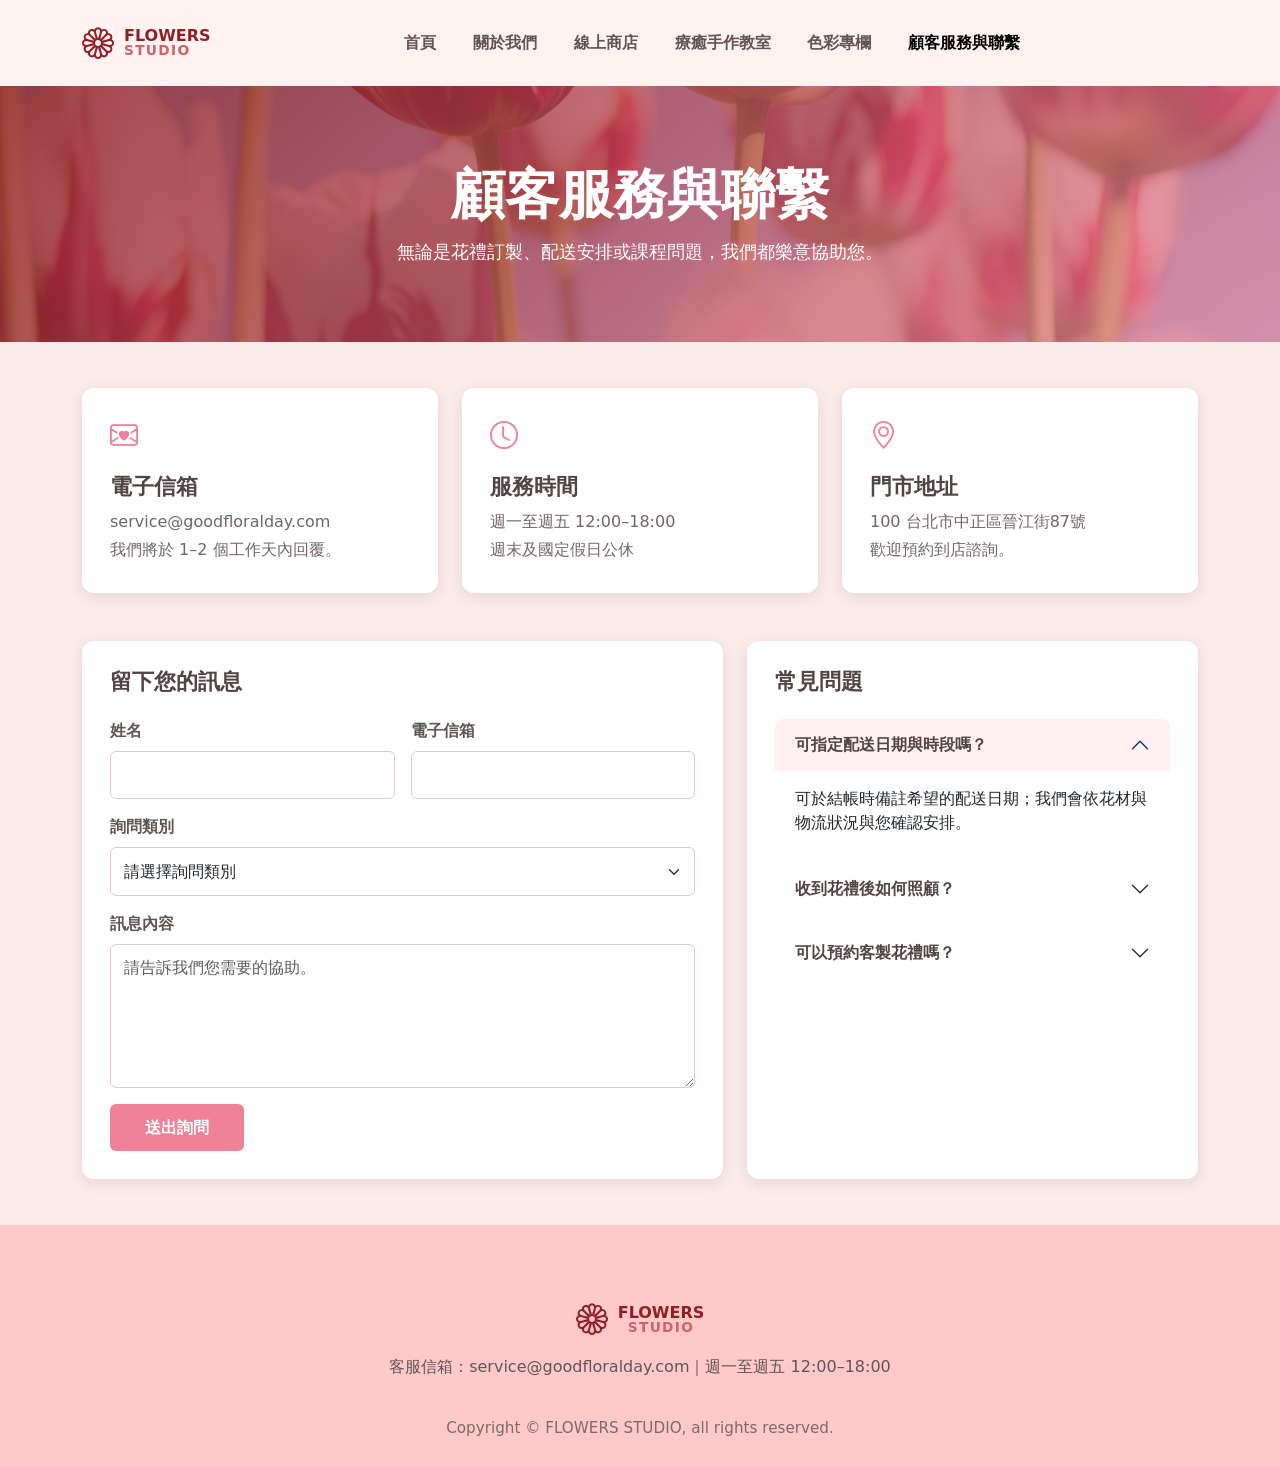
<file: contact.html>
<!doctype html>
<html lang="zh-Hant">
  <head>
    <meta charset="utf-8">
    <meta name="viewport" content="width=device-width, initial-scale=1">
    <title>顧客服務與聯繫｜FLOWERS STUDIO</title>
    <link href="https://cdn.jsdelivr.net/npm/bootstrap@5.3.3/dist/css/bootstrap.min.css" rel="stylesheet">
    <link href="https://cdn.jsdelivr.net/npm/bootstrap-icons@1.11.3/font/bootstrap-icons.min.css" rel="stylesheet">
    <link href="css/style.css" rel="stylesheet">
  </head>
  <body>
    <header class="site-header sticky-top">
      <nav class="navbar navbar-expand-lg">
        <div class="container">
          <a class="navbar-brand brand-mark" href="index.html" aria-label="FLOWERS STUDIO 首頁">
            <i class="bi bi-flower1" aria-hidden="true"></i>
            <span><span class="brand-title">FLOWERS</span><span class="brand-subtitle">STUDIO</span></span>
          </a>
          <button class="navbar-toggler" type="button" data-bs-toggle="collapse" data-bs-target="#mainNav" aria-controls="mainNav" aria-expanded="false" aria-label="切換選單">
            <span class="navbar-toggler-icon"></span>
          </button>
          <div class="collapse navbar-collapse justify-content-center" id="mainNav">
            <ul class="navbar-nav">
              <li class="nav-item"><a class="nav-link" href="index.html">首頁</a></li>
              <li class="nav-item"><a class="nav-link" href="#">關於我們</a></li>
              <li class="nav-item"><a class="nav-link" href="#">線上商店</a></li>
              <li class="nav-item"><a class="nav-link" href="#">療癒手作教室</a></li>
              <li class="nav-item"><a class="nav-link" href="#">色彩專欄</a></li>
              <li class="nav-item"><a class="nav-link active" aria-current="page" href="contact.html">顧客服務與聯繫</a></li>
            </ul>
          </div>
        </div>
      </nav>
    </header>

    <main>
      <section class="page-hero">
        <div class="container">
          <h1>顧客服務與聯繫</h1>
          <p>無論是花禮訂製、配送安排或課程問題，我們都樂意協助您。</p>
        </div>
      </section>

      <section class="section-space">
        <div class="container">
          <div class="row g-4 mb-5">
            <div class="col-md-4"><article class="contact-card"><i class="bi bi-envelope-heart"></i><h2 class="mt-3">電子信箱</h2><p class="mb-0"><a href="mailto:service@goodfloralday.com">service@goodfloralday.com</a><br>我們將於 1–2 個工作天內回覆。</p></article></div>
            <div class="col-md-4"><article class="contact-card"><i class="bi bi-clock"></i><h2 class="mt-3">服務時間</h2><p class="mb-0">週一至週五 12:00–18:00<br>週末及國定假日公休</p></article></div>
            <div class="col-md-4"><article class="contact-card"><i class="bi bi-geo-alt"></i><h2 class="mt-3">門市地址</h2><p class="mb-0">100 台北市中正區晉江街87號<br>歡迎預約到店諮詢。</p></article></div>
          </div>

          <div class="row g-4 align-items-stretch">
            <div class="col-lg-7">
              <form class="contact-form" action="#" method="post">
                <h2 class="mb-4">留下您的訊息</h2>
                <div class="row g-3">
                  <div class="col-md-6"><label class="form-label" for="name">姓名</label><input class="form-control" id="name" name="name" type="text" autocomplete="name" required></div>
                  <div class="col-md-6"><label class="form-label" for="email">電子信箱</label><input class="form-control" id="email" name="email" type="email" autocomplete="email" required></div>
                  <div class="col-12"><label class="form-label" for="topic">詢問類別</label><select class="form-select" id="topic" name="topic" required><option value="" selected disabled>請選擇詢問類別</option><option>花禮訂製與配送</option><option>訂單與售後服務</option><option>手作課程預約</option><option>其他問題</option></select></div>
                  <div class="col-12"><label class="form-label" for="message">訊息內容</label><textarea class="form-control" id="message" name="message" rows="5" required placeholder="請告訴我們您需要的協助。"></textarea></div>
                  <div class="col-12"><button class="btn btn-contact" type="submit">送出詢問</button></div>
                </div>
              </form>
            </div>
            <div class="col-lg-5">
              <div class="contact-card faq-list">
                <h2 class="faq-title mb-4">常見問題</h2>
                <div class="accordion" id="faqAccordion">
                  <div class="accordion-item"><h3 class="accordion-header"><button class="accordion-button" type="button" data-bs-toggle="collapse" data-bs-target="#faqOne">可指定配送日期與時段嗎？</button></h3><div id="faqOne" class="accordion-collapse collapse show" data-bs-parent="#faqAccordion"><div class="accordion-body">可於結帳時備註希望的配送日期；我們會依花材與物流狀況與您確認安排。</div></div></div>
                  <div class="accordion-item"><h3 class="accordion-header"><button class="accordion-button collapsed" type="button" data-bs-toggle="collapse" data-bs-target="#faqTwo">收到花禮後如何照顧？</button></h3><div id="faqTwo" class="accordion-collapse collapse" data-bs-parent="#faqAccordion"><div class="accordion-body">請保持花器清潔、每日換水並放置於通風陰涼處，避免陽光直射。</div></div></div>
                  <div class="accordion-item"><h3 class="accordion-header"><button class="accordion-button collapsed" type="button" data-bs-toggle="collapse" data-bs-target="#faqThree">可以預約客製花禮嗎？</button></h3><div id="faqThree" class="accordion-collapse collapse" data-bs-parent="#faqAccordion"><div class="accordion-body">可以，請透過表單留下用途、預算與取件日期，我們將提供適合的設計建議。</div></div></div>
                </div>
              </div>
            </div>
          </div>
        </div>
      </section>
    </main>

    <footer class="site-footer"><div class="container text-center"><div class="footer-brand brand-mark justify-content-center mb-3"><i class="bi bi-flower1" aria-hidden="true"></i><span><span class="brand-title">FLOWERS</span><span class="brand-subtitle">STUDIO</span></span></div><p class="store-info mb-2">客服信箱：service@goodfloralday.com｜週一至週五 12:00–18:00</p><p class="copyright mb-0">Copyright © FLOWERS STUDIO, all rights reserved.</p></div></footer>
    <script src="https://cdn.jsdelivr.net/npm/bootstrap@5.3.3/dist/js/bootstrap.bundle.min.js"></script>
  </body>
</html>
</file>
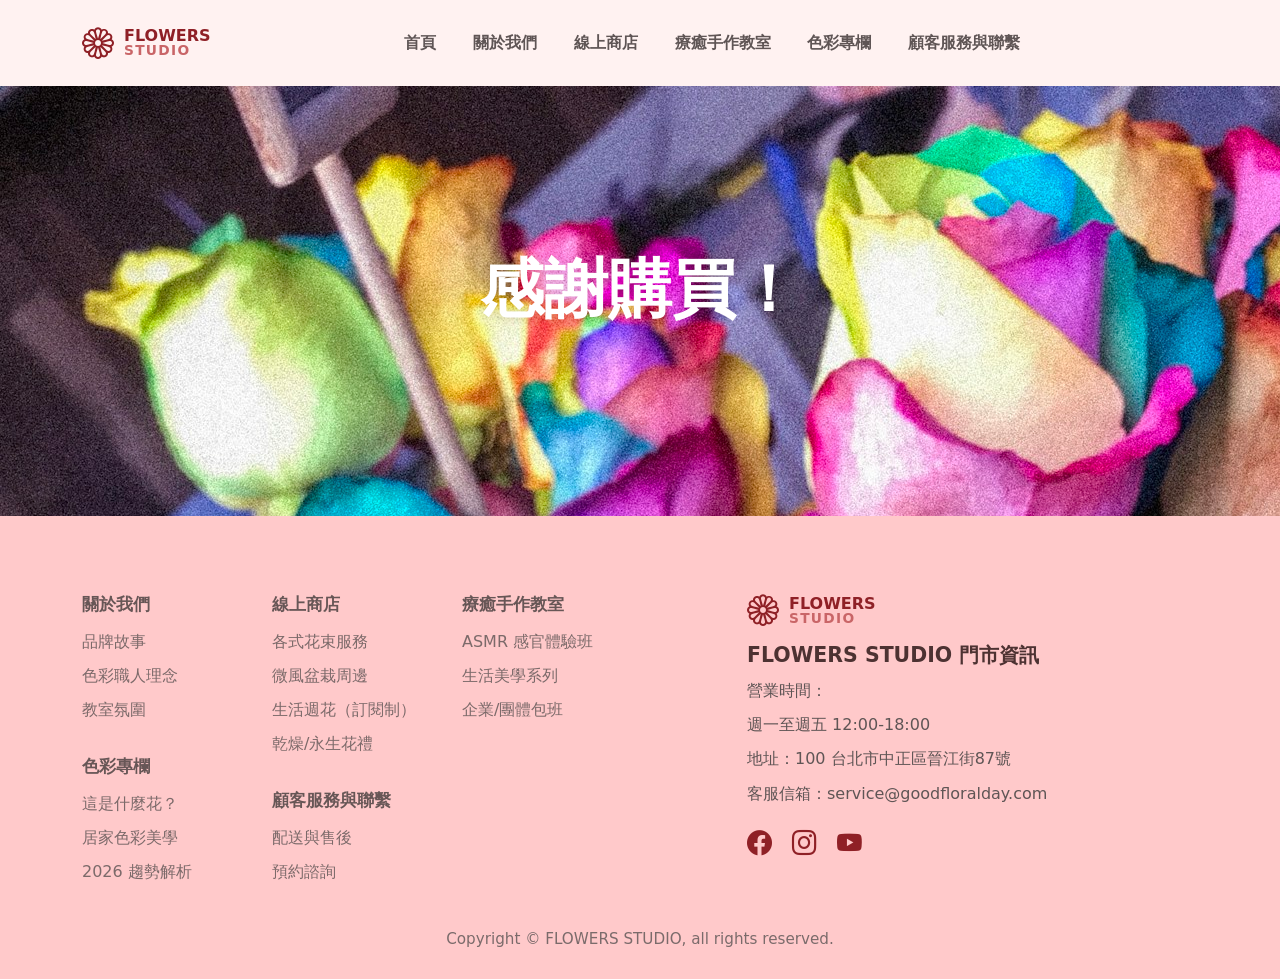
<file: goal.html>
<!doctype html>
<html lang="zh-Hant">
  <head>
    <meta charset="utf-8">
    <meta name="viewport" content="width=device-width, initial-scale=1">
    <title>FLOWERS STUDIO</title>
    <link href="https://cdn.jsdelivr.net/npm/bootstrap@5.3.3/dist/css/bootstrap.min.css" rel="stylesheet">
    <link href="https://cdn.jsdelivr.net/npm/bootstrap-icons@1.11.3/font/bootstrap-icons.min.css" rel="stylesheet">
    <link href="css/style.css" rel="stylesheet">
    <!-- Google Tag Manager -->
    <script>(function(w,d,s,l,i){w[l]=w[l]||[];w[l].push({'gtm.start':
    new Date().getTime(),event:'gtm.js'});var f=d.getElementsByTagName(s)[0],
    j=d.createElement(s),dl=l!='dataLayer'?'&l='+l:'';j.async=true;j.src=
    'https://www.googletagmanager.com/gtm.js?id='+i+dl;f.parentNode.insertBefore(j,f);
    })(window,document,'script','dataLayer','GTM-N9NPCCHS');</script>
    <!-- End Google Tag Manager -->
  </head>
  <body>
    <!-- Google Tag Manager (noscript) -->
    <noscript><iframe src="https://www.googletagmanager.com/ns.html?id=GTM-N9NPCCHS"
    height="0" width="0" style="display:none;visibility:hidden"></iframe></noscript>
    <!-- End Google Tag Manager (noscript) -->
    <header class="site-header sticky-top">
      <nav class="navbar navbar-expand-lg">
        <div class="container">
          <a class="navbar-brand brand-mark" href="#">
            <i class="bi bi-flower1" aria-hidden="true"></i>
            <span>
              <span class="brand-title">FLOWERS</span>
              <span class="brand-subtitle">STUDIO</span>
            </span>
          </a>
          <button class="navbar-toggler" type="button" data-bs-toggle="collapse" data-bs-target="#mainNav" aria-controls="mainNav" aria-expanded="false" aria-label="切換選單">
            <span class="navbar-toggler-icon"></span>
          </button>
          <div class="collapse navbar-collapse justify-content-center" id="mainNav">
            <ul class="navbar-nav">
              <li class="nav-item"><a class="nav-link" href="index.html">首頁</a></li>
              <li class="nav-item"><a class="nav-link" href="#">關於我們</a></li>
              <li class="nav-item"><a class="nav-link" href="#">線上商店</a></li>
              <li class="nav-item"><a class="nav-link" href="#">療癒手作教室</a></li>
              <li class="nav-item"><a class="nav-link" href="#">色彩專欄</a></li>
              <li class="nav-item"><a class="nav-link" href="contact.html">顧客服務與聯繫</a></li>
            </ul>
          </div>
        </div>
      </nav>
    </header>

    <main>
        <div class="carousel-inner">
          <div class="carousel-item hero-slide-1 active">
            <div class="container hero-content d-flex flex-column align-items-center justify-content-center text-center">
              <h1 class="hero-title mb-4">感謝購買！</h1>
            </div>
          </div>
          </div>
      </section>
    </main>

    <footer class="site-footer">
      <div class="container">
        <div class="row gy-4">
          <div class="col-6 col-md-3 col-lg-2">
            <h3 class="footer-title">關於我們</h3>
            <ul class="footer-links">
              <li><a href="#">品牌故事</a></li>
              <li><a href="#">色彩職人理念</a></li>
              <li><a href="#">教室氛圍</a></li>
            </ul>
            <h3 class="footer-title">色彩專欄</h3>
            <ul class="footer-links mb-0">
              <li><a href="#">這是什麼花？</a></li>
              <li><a href="#">居家色彩美學</a></li>
              <li><a href="#">2026 趨勢解析</a></li>
            </ul>
          </div>
          <div class="col-6 col-md-3 col-lg-2">
            <h3 class="footer-title">線上商店</h3>
            <ul class="footer-links">
              <li><a href="#">各式花束服務</a></li>
              <li><a href="#">微風盆栽周邊</a></li>
              <li><a href="#">生活週花（訂閱制）</a></li>
              <li><a href="#">乾燥/永生花禮</a></li>
            </ul>
            <h3 class="footer-title">顧客服務與聯繫</h3>
            <ul class="footer-links mb-0">
              <li><a href="#">配送與售後</a></li>
              <li><a href="#">預約諮詢</a></li>
            </ul>
          </div>
          <div class="col-12 col-md-6 col-lg-3">
            <h3 class="footer-title">療癒手作教室</h3>
            <ul class="footer-links mb-0">
              <li><a href="#">ASMR 感官體驗班</a></li>
              <li><a href="#">生活美學系列</a></li>
              <li><a href="#">企業/團體包班</a></li>
            </ul>
          </div>
          <div class="col-12 col-lg-5">
            <div class="footer-brand brand-mark mb-3">
              <i class="bi bi-flower1" aria-hidden="true"></i>
              <span>
                <span class="brand-title">FLOWERS</span>
                <span class="brand-subtitle">STUDIO</span>
              </span>
            </div>
            <h3 class="store-title">FLOWERS STUDIO 門市資訊</h3>
            <div class="store-info">
              <p class="mb-1">營業時間：</p>
              <p class="mb-1">週一至週五 12:00-18:00</p>
              <p class="mb-1">地址：100 台北市中正區晉江街87號</p>
              <p class="mb-0">客服信箱：service@goodfloralday.com</p>
            </div>
            <div class="social-links" aria-label="社群連結">
              <a href="#" aria-label="Facebook"><i class="bi bi-facebook"></i></a>
              <a href="#" aria-label="Instagram"><i class="bi bi-instagram"></i></a>
              <a href="https://www.youtube.com/" aria-label="YouTube"><i class="bi bi-youtube"></i></a>
            </div>
          </div>
        </div>
        <p class="copyright mb-0">Copyright © FLOWERS STUDIO, all rights reserved.</p>
      </div>
    </footer>

    <script src="https://cdn.jsdelivr.net/npm/bootstrap@5.3.3/dist/js/bootstrap.bundle.min.js"></script>
    <script src="js/script.js"></script>
    <script src="js/gtag.js"></script>
  </body>
</html>
</file>
<file: css/style.css>
:root {
  --bg-soft: #faeceb;
  --pink: #ef8199;
  --pink-light: #ffc9ca;
  --wine: #8f2026;
  --text: #5f5555;
}

body {
  color: var(--text);
  background: var(--bg-soft);
  font-family: "Noto Sans TC", "Microsoft JhengHei", system-ui, sans-serif;
}

a {
  color: inherit;
  text-decoration: none;
}

.site-header {
  background: #fff2f1;
}

.navbar {
  min-height: 86px;
}

.brand-mark {
  display: inline-flex;
  align-items: center;
  gap: 10px;
  color: var(--wine);
  font-weight: 900;
  line-height: 1;
}

.brand-mark i {
  font-size: 2rem;
}

.brand-title {
  display: block;
  font-size: 1rem;
  letter-spacing: 0;
}

.brand-subtitle {
  display: block;
  font-size: .86rem;
  letter-spacing: .08rem;
  color: #c96567;
}

.nav-link {
  color: #5f5555;
  font-weight: 700;
  padding-inline: 1.15rem !important;
}

.nav-link:hover,
.nav-link:focus {
  color: var(--wine);
}

.hero-carousel .carousel-item {
  height: 430px;
  background-color: #f4c7ca;
  background-position: center;
  background-size: cover;
}

.hero-carousel .carousel-item::before {
  content: "";
  position: absolute;
  inset: 0;
  background: rgba(174, 80, 92, .12);
}

.hero-slide-1 {
  background-image: url("../assets/images/hero-1.jpg");
}

.hero-slide-2 {
  background-image: url("../assets/images/hero-2.jpg");
}

.hero-slide-3 {
  background-image: url("../assets/images/hero-3.jpg");
}

.hero-content {
  position: relative;
  z-index: 1;
  min-height: 430px;
  text-shadow: 0 2px 10px rgba(80, 30, 30, .18);
}

.hero-title {
  color: #fff;
  font-size: clamp(2.35rem, 5vw, 4rem);
  font-weight: 900;
  letter-spacing: 0;
}

.btn-hero {
  width: min(210px, 60vw);
  border: 0;
  border-radius: 6px;
  background: #fff;
  color: var(--wine);
  font-weight: 800;
  padding: .7rem 1.75rem;
}

.section-space {
  padding-block: 46px;
}

.section-title {
  color: #514444;
  font-size: 1.65rem;
  font-weight: 500;
  margin-bottom: 28px;
  text-align: center;
}

.product-card {
  border: 0;
  border-radius: 10px;
  box-shadow: 0 4px 12px rgba(96, 66, 66, .18);
  padding: 18px;
}

.product-card img {
  width: 100%;
  aspect-ratio: 4 / 3;
  border-radius: 10px;
  object-fit: cover;
}

.product-card .card-text {
  color: #7b7474;
  line-height: 1.55;
  margin-block: 18px 16px;
}

.btn-cart {
  width: 100%;
  border: 0;
  border-radius: 6px;
  background: var(--pink);
  color: #fff;
  font-weight: 800;
  padding-block: .62rem;
}

.btn-cart:hover,
.btn-cart:focus {
  background: #dc6f88;
  color: #fff;
}

.all-products {
  color: #514444;
  font-weight: 700;
  text-decoration: underline;
  text-underline-offset: 3px;
}

.feature-image {
  width: 100%;
  aspect-ratio: 16 / 8.2;
  border-radius: 8px;
  object-fit: cover;
}

.feature-text {
  color: #5f5555;
  font-weight: 600;
  line-height: 2;
}

.site-footer {
  background: var(--pink-light);
  padding-block: 78px 28px;
}

.footer-title {
  color: #675656;
  font-size: 1.05rem;
  font-weight: 800;
  margin-bottom: 16px;
}

.footer-links {
  list-style: none;
  margin: 0 0 34px;
  padding: 0;
}

.footer-links li {
  margin-bottom: 10px;
}

.footer-links a {
  color: #7c6a6a;
}

.footer-links a:hover,
.social-links a:hover {
  color: var(--wine);
}

.footer-brand {
  color: var(--wine);
  font-weight: 900;
}

.store-title {
  color: #4d3232;
  font-size: 1.28rem;
  font-weight: 900;
}

.store-info {
  line-height: 1.9;
}

.social-links {
  display: flex;
  gap: 20px;
  margin-top: 16px;
}

.social-links a {
  color: var(--wine);
  font-size: 1.55rem;
}

.copyright {
  color: #7b6b6b;
  font-size: .95rem;
  margin-top: 34px;
  text-align: center;
}

@media (max-width: 991.98px) {
  .navbar {
    min-height: 72px;
  }

  .hero-carousel .carousel-item,
  .hero-content {
    height: 360px;
    min-height: 360px;
  }

  .nav-link {
    padding-block: .75rem !important;
  }
}

@media (max-width: 575.98px) {
  .hero-carousel .carousel-item,
  .hero-content {
    height: 300px;
    min-height: 300px;
  }

  .section-space {
    padding-block: 34px;
  }

  .site-footer {
    padding-top: 48px;
  }
}


a.btnstyle {
  color:white;
  cursor: pointer;
  text-decoration: none;
}
a.btnstyle:hover {
  background-color:#00438a;
}

.page-hero {
  background: linear-gradient(135deg, rgba(143, 32, 38, .82), rgba(239, 129, 153, .7)), url("../assets/images/hero-2.jpg") center / cover;
  color: #fff;
  padding: 76px 0;
  text-align: center;
}

.page-hero h1 {
  font-size: clamp(2.2rem, 5vw, 3.4rem);
  font-weight: 900;
  margin-bottom: 12px;
}

.page-hero p {
  font-size: 1.1rem;
  margin: 0;
}

.contact-card,
.contact-form {
  height: 100%;
  background: #fff;
  border: 0;
  border-radius: 12px;
  box-shadow: 0 4px 14px rgba(96, 66, 66, .14);
  padding: 28px;
}

.contact-card i {
  color: var(--pink);
  font-size: 1.75rem;
}

.contact-card h2,
.contact-form h2,
.faq-title {
  color: #514444;
  font-size: 1.35rem;
  font-weight: 800;
}

.contact-card p,
.contact-card a {
  color: #716565;
  line-height: 1.8;
}

.contact-form .form-label {
  color: #5f5555;
  font-weight: 700;
}

.contact-form .form-control,
.contact-form .form-select {
  border-color: #e7c7c7;
  padding: .7rem .8rem;
}

.contact-form .form-control:focus,
.contact-form .form-select:focus {
  border-color: var(--pink);
  box-shadow: 0 0 0 .2rem rgba(239, 129, 153, .18);
}

.btn-contact {
  border: 0;
  border-radius: 6px;
  background: var(--pink);
  color: #fff;
  font-weight: 800;
  padding: .72rem 2.2rem;
}

.btn-contact:hover,
.btn-contact:focus {
  background: #dc6f88;
  color: #fff;
}

.faq-list .accordion-item {
  border: 0;
  border-radius: 8px;
  margin-bottom: 12px;
  overflow: hidden;
}

.faq-list .accordion-button {
  color: #514444;
  font-weight: 700;
}

.faq-list .accordion-button:not(.collapsed) {
  background: #fff0f1;
  box-shadow: none;
}
</file>
